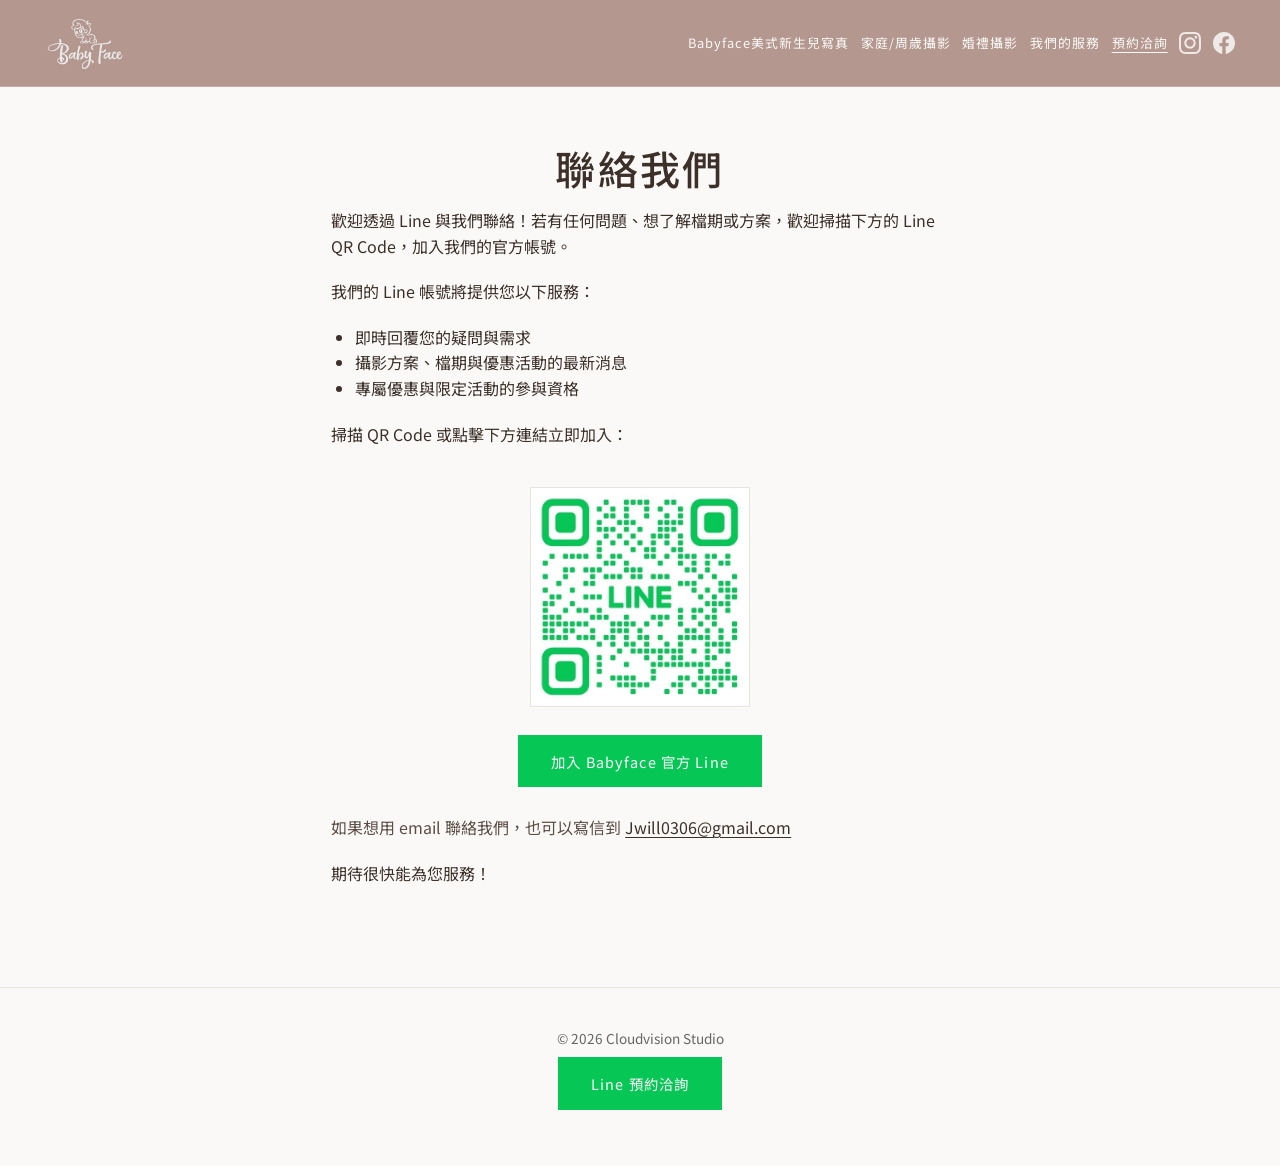
<file: contact.html>
<!DOCTYPE html>
<html lang="zh-TW">
<head>
  <meta charset="UTF-8">
  <meta name="viewport" content="width=device-width, initial-scale=1">
  <title>預約洽詢｜新生兒寫真・全家福攝影｜Babyface</title>
  <meta name="description" content="預約 Babyface 新生兒寫真、新生兒美式攝影、寶寶攝影、全家福攝影與家族合照。透過 Line 或 Email 聯絡，歡迎洽詢檔期與方案。">
  <meta name="keywords" content="寶寶攝影,美式攝影,新生兒美式攝影,新生兒寫真,家族合照,全家福攝影,預約,Babyface">
  <meta name="robots" content="index, follow">
  <link rel="canonical" href="https://babyfacetaiwan.com/contact.html">
  <meta property="og:type" content="website">
  <meta property="og:locale" content="zh_TW">
  <meta property="og:site_name" content="Babyface 美式攝影">
  <meta property="og:title" content="預約洽詢｜Babyface 新生兒寫真・全家福攝影">
  <meta property="og:description" content="預約新生兒寫真、寶寶攝影、全家福攝影與家族合照，歡迎 Line 或 Email 洽詢。">
  <meta property="og:url" content="https://babyfacetaiwan.com/contact.html">
  <meta property="og:image" content="https://babyfacetaiwan.com/assets/logo.jpg">
  <meta name="twitter:card" content="summary_large_image">
  <meta name="twitter:title" content="預約洽詢｜Babyface 新生兒寫真・全家福攝影">
  <meta name="twitter:description" content="預約新生兒寫真、寶寶攝影、全家福攝影與家族合照，歡迎 Line 或 Email 洽詢。">
  <meta name="twitter:image" content="https://babyfacetaiwan.com/assets/logo.jpg">
  <link rel="icon" href="assets/favicon.ico">
  <link rel="preconnect" href="https://fonts.googleapis.com">
  <link rel="preconnect" href="https://fonts.gstatic.com" crossorigin>
  <link href="https://fonts.googleapis.com/css2?family=Noto+Sans+TC:wght@300;400;500;600&display=swap" rel="stylesheet">
  <link rel="stylesheet" href="css/main.css">
  <script src="js/analytics.js"></script>
</head>
<body>
  <a class="skip-link" href="#main">跳至主要內容</a>

  <header class="site-header">
    <div class="header-inner">
      <a href="index.html" class="logo" aria-label="Babyface 首頁">
        <img src="assets/logo.jpg" alt="Baby Face" width="200" height="170">
      </a>
      <div class="header-tools">
      <nav class="nav-desktop" aria-label="主選單">
        <a href="index.html">Babyface美式新生兒寫真</a>
        <a href="familyphotography.html">家庭/周歲攝影</a>
        <a href="weddingphotography.html">婚禮攝影</a>
        <a href="service.html">我們的服務</a>
        <a href="contact.html" aria-current="page">預約洽詢</a>
        <div class="social-icons">
          <a href="https://www.instagram.com/babyface.photography.taiwan/?hl=zh-tw" target="_blank" rel="noopener" aria-label="Instagram">
            <svg viewBox="0 0 24 24" fill="currentColor" aria-hidden="true"><path d="M12 2.163c3.204 0 3.584.012 4.85.07 3.252.148 4.771 1.691 4.919 4.919.058 1.265.069 1.645.069 4.849 0 3.205-.012 3.584-.069 4.849-.149 3.225-1.664 4.771-4.919 4.919-1.266.058-1.644.07-4.85.07-3.204 0-3.584-.012-4.849-.07-3.26-.149-4.771-1.699-4.919-4.92-.058-1.265-.07-1.644-.07-4.849 0-3.204.013-3.583.07-4.849.149-3.227 1.664-4.771 4.919-4.919 1.266-.057 1.645-.069 4.849-.069zm0-2.163c-3.259 0-3.667.014-4.947.072-4.358.2-6.78 2.618-6.98 6.98-.059 1.281-.073 1.689-.073 4.948 0 3.259.014 3.668.072 4.948.2 4.358 2.618 6.78 6.98 6.98 1.281.058 1.689.072 4.948.072 3.259 0 3.668-.014 4.948-.072 4.354-.2 6.782-2.618 6.979-6.98.059-1.28.073-1.689.073-4.948 0-3.259-.014-3.667-.072-4.947-.196-4.354-2.617-6.78-6.979-6.98-1.281-.059-1.69-.073-4.949-.073zm0 5.838c-3.403 0-6.162 2.759-6.162 6.162s2.759 6.163 6.162 6.163 6.162-2.759 6.162-6.163c0-3.403-2.759-6.162-6.162-6.162zm0 10.162c-2.209 0-4-1.79-4-4 0-2.209 1.791-4 4-4s4 1.791 4 4c0 2.21-1.791 4-4 4zm6.406-11.845c-.796 0-1.441.645-1.441 1.44s.645 1.44 1.441 1.44c.795 0 1.439-.645 1.439-1.44s-.644-1.44-1.439-1.44z"/></svg>
          </a>
          <a href="https://www.facebook.com/babyface.newbornphotography/" target="_blank" rel="noopener" aria-label="Facebook">
            <svg viewBox="0 0 24 24" fill="currentColor" aria-hidden="true"><path d="M24 12.073c0-6.627-5.373-12-12-12s-12 5.373-12 12c0 5.99 4.388 10.954 10.125 11.854v-8.385H7.078v-3.47h3.047V9.43c0-3.007 1.792-4.669 4.533-4.669 1.312 0 2.686.235 2.686.235v2.953H15.83c-1.491 0-1.956.925-1.956 1.874v2.25h3.328l-.532 3.47h-2.796v8.385C19.612 23.027 24 18.062 24 12.073z"/></svg>
          </a>
        </div>
      </nav>
      <button class="menu-toggle" type="button" aria-expanded="false" aria-controls="mobile-nav" aria-label="開啟選單">
        <span></span><span></span><span></span>
      </button>
      </div>
    </div>
    <nav id="mobile-nav" class="nav-mobile" aria-label="手機版選單">
      <a href="index.html">Babyface美式新生兒寫真</a>
      <a href="familyphotography.html">家庭/周歲攝影</a>
      <a href="weddingphotography.html">婚禮攝影</a>
      <a href="service.html">我們的服務</a>
      <a href="contact.html" aria-current="page">預約洽詢</a>
      <div class="nav-mobile-social" role="group" aria-label="社群媒體">
        <a href="https://www.instagram.com/babyface.photography.taiwan/?hl=zh-tw" class="nav-mobile-social-link" target="_blank" rel="noopener" aria-label="Instagram">
          <svg viewBox="0 0 24 24" fill="currentColor" aria-hidden="true"><path d="M12 2.163c3.204 0 3.584.012 4.85.07 3.252.148 4.771 1.691 4.919 4.919.058 1.265.069 1.645.069 4.849 0 3.205-.012 3.584-.069 4.849-.149 3.225-1.664 4.771-4.919 4.919-1.266.058-1.644.07-4.85.07-3.204 0-3.584-.012-4.849-.07-3.26-.149-4.771-1.699-4.919-4.92-.058-1.265-.07-1.644-.07-4.849 0-3.204.013-3.583.07-4.849.149-3.227 1.664-4.771 4.919-4.919 1.266-.057 1.645-.069 4.849-.069zm0-2.163c-3.259 0-3.667.014-4.947.072-4.358.2-6.78 2.618-6.98 6.98-.059 1.281-.073 1.689-.073 4.948 0 3.259.014 3.668.072 4.948.2 4.358 2.618 6.78 6.98 6.98 1.281.058 1.689.072 4.948.072 3.259 0 3.668-.014 4.948-.072 4.354-.2 6.782-2.618 6.979-6.98.059-1.28.073-1.689.073-4.948 0-3.259-.014-3.667-.072-4.947-.196-4.354-2.617-6.78-6.979-6.98-1.281-.059-1.69-.073-4.949-.073zm0 5.838c-3.403 0-6.162 2.759-6.162 6.162s2.759 6.163 6.162 6.163 6.162-2.759 6.162-6.163c0-3.403-2.759-6.162-6.162-6.162zm0 10.162c-2.209 0-4-1.79-4-4 0-2.209 1.791-4 4-4s4 1.791 4 4c0 2.21-1.791 4-4 4zm6.406-11.845c-.796 0-1.441.645-1.441 1.44s.645 1.44 1.441 1.44c.795 0 1.439-.645 1.439-1.44s-.644-1.44-1.439-1.44z"/></svg>
        </a>
        <a href="https://www.facebook.com/babyface.newbornphotography/" class="nav-mobile-social-link" target="_blank" rel="noopener" aria-label="Facebook">
          <svg viewBox="0 0 24 24" fill="currentColor" aria-hidden="true"><path d="M24 12.073c0-6.627-5.373-12-12-12s-12 5.373-12 12c0 5.99 4.388 10.954 10.125 11.854v-8.385H7.078v-3.47h3.047V9.43c0-3.007 1.792-4.669 4.533-4.669 1.312 0 2.686.235 2.686.235v2.953H15.83c-1.491 0-1.956.925-1.956 1.874v2.25h3.328l-.532 3.47h-2.796v8.385C19.612 23.027 24 18.062 24 12.073z"/></svg>
        </a>
      </div>
    </nav>
  </header>

  <main id="main" class="page-content page-content--warm">
    <h1>聯絡我們</h1>
    <p>歡迎透過 Line 與我們聯絡！若有任何問題、想了解檔期或方案，歡迎掃描下方的 Line QR Code，加入我們的官方帳號。</p>
    <p>我們的 Line 帳號將提供您以下服務：</p>
    <ul>
      <li>即時回覆您的疑問與需求</li>
      <li>攝影方案、檔期與優惠活動的最新消息</li>
      <li>專屬優惠與限定活動的參與資格</li>
    </ul>
    <p>掃描 QR Code 或點擊下方連結立即加入：</p>

    <div class="page-content-cta">
      <div class="qr-wrap">
        <img src="assets/line-qr.jpg" alt="Babyface Line QR Code" width="220" height="220">
      </div>
      <a href="https://lin.ee/Q7MbhcG" class="btn btn-line" target="_blank" rel="noopener">加入 Babyface 官方 Line</a>
    </div>

    <p class="contact-email">
      如果想用 email 聯絡我們，也可以寫信到
      <a href="mailto:Jwill0306@gmail.com">Jwill0306@gmail.com</a>
    </p>
    <p>期待很快能為您服務！</p>
  </main>

  <footer class="site-footer">
    <p class="seo-only">Babyface｜新生兒美式攝影・新生兒寫真・寶寶攝影・全家福攝影・家族合照</p>
    <p>© 2026 Cloudvision Studio</p>
    <p class="footer-line">
      <a href="https://lin.ee/Q7MbhcG" class="btn btn-line" target="_blank" rel="noopener">Line 預約洽詢</a>
    </p>
  </footer>

  <script src="js/main.js"></script>
</body>
</html>
</file>
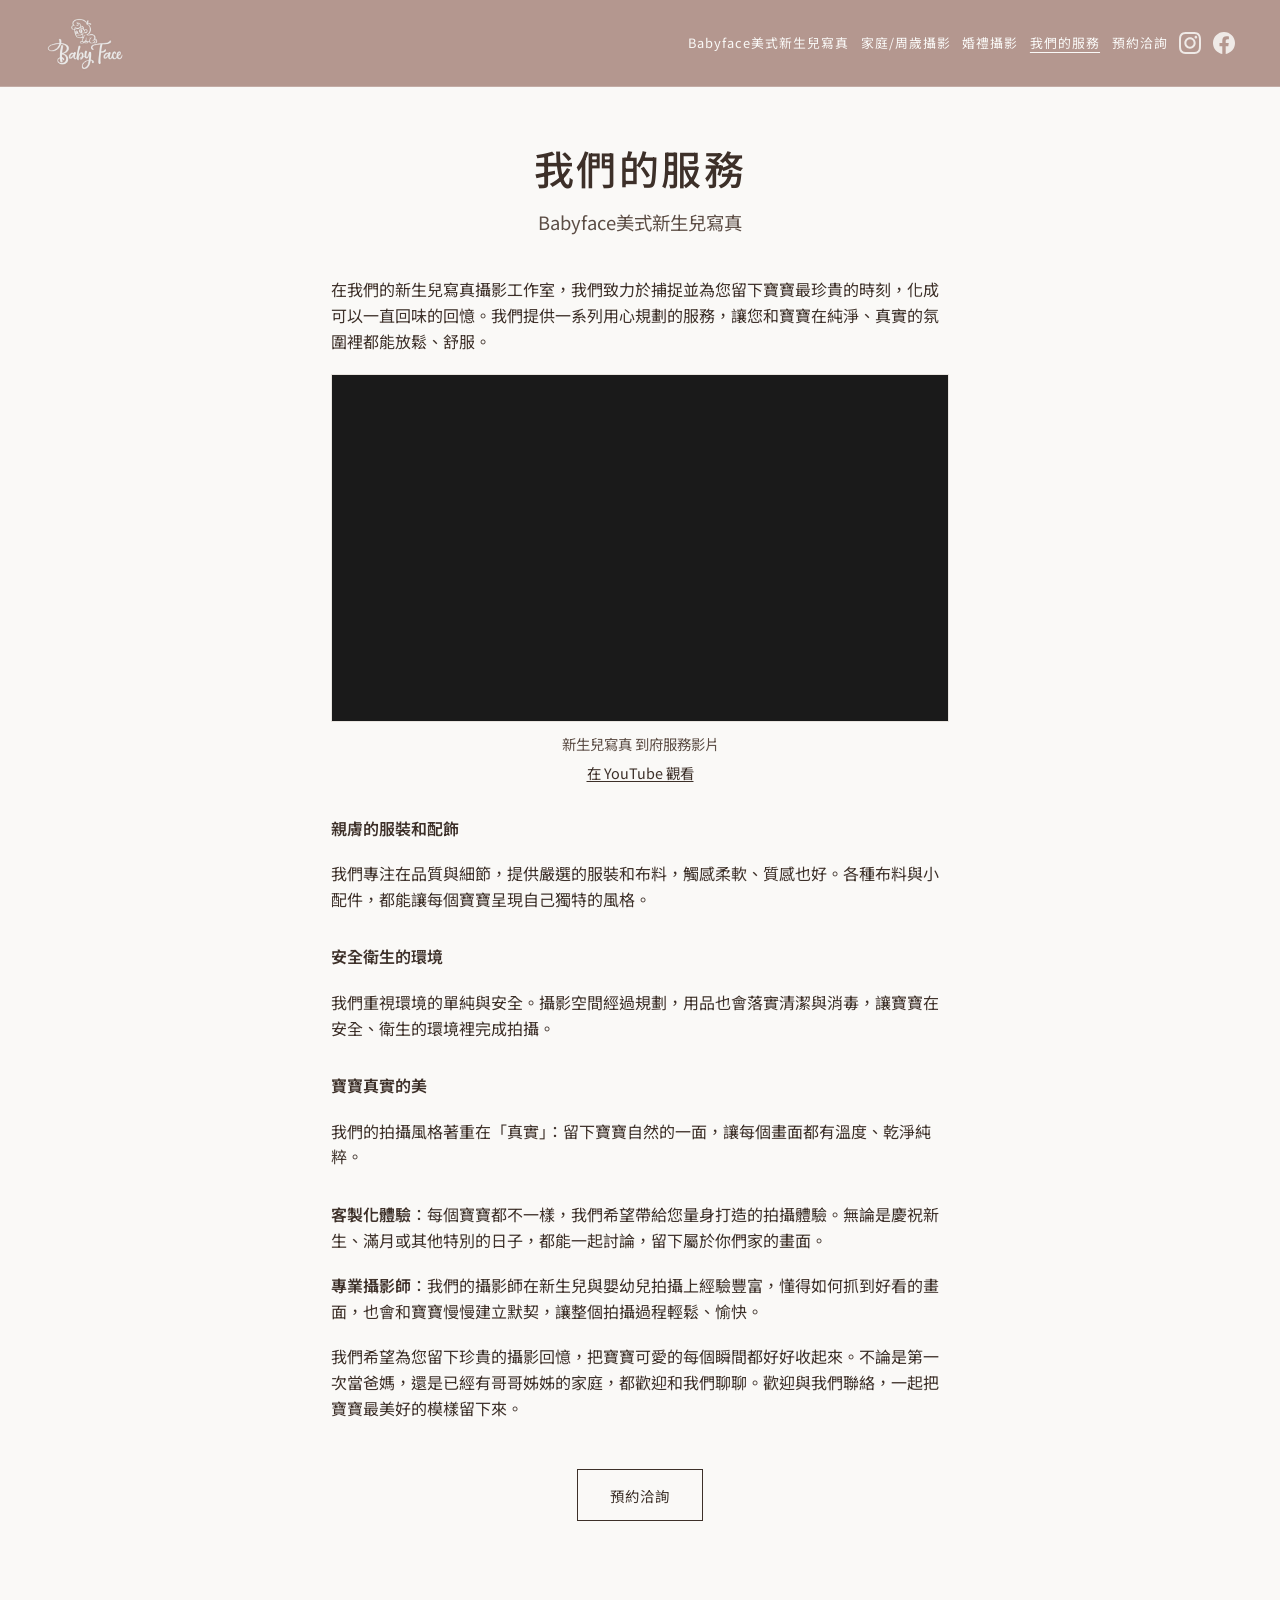
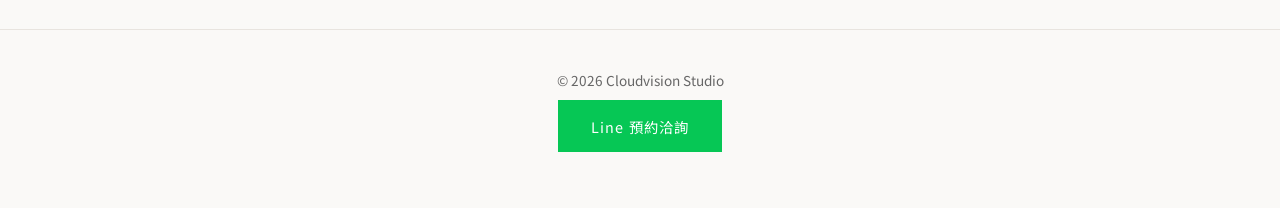
<file: service.html>
<!DOCTYPE html>
<html lang="zh-TW">
<head>
  <meta charset="UTF-8">
  <meta name="viewport" content="width=device-width, initial-scale=1">
  <title>我們的服務｜新生兒寫真・美式攝影｜Babyface</title>
  <meta name="description" content="了解 Babyface 新生兒美式攝影、新生兒寫真、寶寶攝影與全家福攝影服務。安全衛生的拍攝環境，專業美式攝影風格，歡迎預約。">
  <meta name="keywords" content="寶寶攝影,美式攝影,新生兒美式攝影,新生兒寫真,家族合照,全家福攝影,Babyface">
  <meta name="robots" content="index, follow">
  <link rel="canonical" href="https://babyfacetaiwan.com/service.html">
  <meta property="og:type" content="website">
  <meta property="og:locale" content="zh_TW">
  <meta property="og:site_name" content="Babyface 美式攝影">
  <meta property="og:title" content="我們的服務｜新生兒寫真・美式攝影｜Babyface">
  <meta property="og:description" content="新生兒美式攝影、新生兒寫真、寶寶攝影與全家福攝影服務介紹。">
  <meta property="og:url" content="https://babyfacetaiwan.com/service.html">
  <meta property="og:image" content="https://babyfacetaiwan.com/assets/logo.jpg">
  <meta name="twitter:card" content="summary_large_image">
  <meta name="twitter:title" content="我們的服務｜新生兒寫真・美式攝影｜Babyface">
  <meta name="twitter:description" content="新生兒美式攝影、新生兒寫真、寶寶攝影與全家福攝影服務介紹。">
  <meta name="twitter:image" content="https://babyfacetaiwan.com/assets/logo.jpg">
  <link rel="icon" href="assets/favicon.ico">
  <link rel="preconnect" href="https://fonts.googleapis.com">
  <link rel="preconnect" href="https://fonts.gstatic.com" crossorigin>
  <link href="https://fonts.googleapis.com/css2?family=Noto+Sans+TC:wght@300;400;500;600&display=swap" rel="stylesheet">
  <link rel="stylesheet" href="css/main.css">
  <script src="js/analytics.js"></script>
</head>
<body>
  <a class="skip-link" href="#main">跳至主要內容</a>

  <header class="site-header">
    <div class="header-inner">
      <a href="index.html" class="logo" aria-label="Babyface 首頁">
        <img src="assets/logo.jpg" alt="Baby Face" width="200" height="170">
      </a>
      <div class="header-tools">
      <nav class="nav-desktop" aria-label="主選單">
        <a href="index.html">Babyface美式新生兒寫真</a>
        <a href="familyphotography.html">家庭/周歲攝影</a>
        <a href="weddingphotography.html">婚禮攝影</a>
        <a href="service.html" aria-current="page">我們的服務</a>
        <a href="contact.html">預約洽詢</a>
        <div class="social-icons">
          <a href="https://www.instagram.com/babyface.photography.taiwan/?hl=zh-tw" target="_blank" rel="noopener" aria-label="Instagram">
            <svg viewBox="0 0 24 24" fill="currentColor" aria-hidden="true"><path d="M12 2.163c3.204 0 3.584.012 4.85.07 3.252.148 4.771 1.691 4.919 4.919.058 1.265.069 1.645.069 4.849 0 3.205-.012 3.584-.069 4.849-.149 3.225-1.664 4.771-4.919 4.919-1.266.058-1.644.07-4.85.07-3.204 0-3.584-.012-4.849-.07-3.26-.149-4.771-1.699-4.919-4.92-.058-1.265-.07-1.644-.07-4.849 0-3.204.013-3.583.07-4.849.149-3.227 1.664-4.771 4.919-4.919 1.266-.057 1.645-.069 4.849-.069zm0-2.163c-3.259 0-3.667.014-4.947.072-4.358.2-6.78 2.618-6.98 6.98-.059 1.281-.073 1.689-.073 4.948 0 3.259.014 3.668.072 4.948.2 4.358 2.618 6.78 6.98 6.98 1.281.058 1.689.072 4.948.072 3.259 0 3.668-.014 4.948-.072 4.354-.2 6.782-2.618 6.979-6.98.059-1.28.073-1.689.073-4.948 0-3.259-.014-3.667-.072-4.947-.196-4.354-2.617-6.78-6.979-6.98-1.281-.059-1.69-.073-4.949-.073zm0 5.838c-3.403 0-6.162 2.759-6.162 6.162s2.759 6.163 6.162 6.163 6.162-2.759 6.162-6.163c0-3.403-2.759-6.162-6.162-6.162zm0 10.162c-2.209 0-4-1.79-4-4 0-2.209 1.791-4 4-4s4 1.791 4 4c0 2.21-1.791 4-4 4zm6.406-11.845c-.796 0-1.441.645-1.441 1.44s.645 1.44 1.441 1.44c.795 0 1.439-.645 1.439-1.44s-.644-1.44-1.439-1.44z"/></svg>
          </a>
          <a href="https://www.facebook.com/babyface.newbornphotography/" target="_blank" rel="noopener" aria-label="Facebook">
            <svg viewBox="0 0 24 24" fill="currentColor" aria-hidden="true"><path d="M24 12.073c0-6.627-5.373-12-12-12s-12 5.373-12 12c0 5.99 4.388 10.954 10.125 11.854v-8.385H7.078v-3.47h3.047V9.43c0-3.007 1.792-4.669 4.533-4.669 1.312 0 2.686.235 2.686.235v2.953H15.83c-1.491 0-1.956.925-1.956 1.874v2.25h3.328l-.532 3.47h-2.796v8.385C19.612 23.027 24 18.062 24 12.073z"/></svg>
          </a>
        </div>
      </nav>
      <button class="menu-toggle" type="button" aria-expanded="false" aria-controls="mobile-nav" aria-label="開啟選單">
        <span></span><span></span><span></span>
      </button>
      </div>
    </div>
    <nav id="mobile-nav" class="nav-mobile" aria-label="手機版選單">
      <a href="index.html">Babyface美式新生兒寫真</a>
      <a href="familyphotography.html">家庭/周歲攝影</a>
      <a href="weddingphotography.html">婚禮攝影</a>
      <a href="service.html" aria-current="page">我們的服務</a>
      <a href="contact.html">預約洽詢</a>
      <div class="nav-mobile-social" role="group" aria-label="社群媒體">
        <a href="https://www.instagram.com/babyface.photography.taiwan/?hl=zh-tw" class="nav-mobile-social-link" target="_blank" rel="noopener" aria-label="Instagram">
          <svg viewBox="0 0 24 24" fill="currentColor" aria-hidden="true"><path d="M12 2.163c3.204 0 3.584.012 4.85.07 3.252.148 4.771 1.691 4.919 4.919.058 1.265.069 1.645.069 4.849 0 3.205-.012 3.584-.069 4.849-.149 3.225-1.664 4.771-4.919 4.919-1.266.058-1.644.07-4.85.07-3.204 0-3.584-.012-4.849-.07-3.26-.149-4.771-1.699-4.919-4.92-.058-1.265-.07-1.644-.07-4.849 0-3.204.013-3.583.07-4.849.149-3.227 1.664-4.771 4.919-4.919 1.266-.057 1.645-.069 4.849-.069zm0-2.163c-3.259 0-3.667.014-4.947.072-4.358.2-6.78 2.618-6.98 6.98-.059 1.281-.073 1.689-.073 4.948 0 3.259.014 3.668.072 4.948.2 4.358 2.618 6.78 6.98 6.98 1.281.058 1.689.072 4.948.072 3.259 0 3.668-.014 4.948-.072 4.354-.2 6.782-2.618 6.979-6.98.059-1.28.073-1.689.073-4.948 0-3.259-.014-3.667-.072-4.947-.196-4.354-2.617-6.78-6.979-6.98-1.281-.059-1.69-.073-4.949-.073zm0 5.838c-3.403 0-6.162 2.759-6.162 6.162s2.759 6.163 6.162 6.163 6.162-2.759 6.162-6.163c0-3.403-2.759-6.162-6.162-6.162zm0 10.162c-2.209 0-4-1.79-4-4 0-2.209 1.791-4 4-4s4 1.791 4 4c0 2.21-1.791 4-4 4zm6.406-11.845c-.796 0-1.441.645-1.441 1.44s.645 1.44 1.441 1.44c.795 0 1.439-.645 1.439-1.44s-.644-1.44-1.439-1.44z"/></svg>
        </a>
        <a href="https://www.facebook.com/babyface.newbornphotography/" class="nav-mobile-social-link" target="_blank" rel="noopener" aria-label="Facebook">
          <svg viewBox="0 0 24 24" fill="currentColor" aria-hidden="true"><path d="M24 12.073c0-6.627-5.373-12-12-12s-12 5.373-12 12c0 5.99 4.388 10.954 10.125 11.854v-8.385H7.078v-3.47h3.047V9.43c0-3.007 1.792-4.669 4.533-4.669 1.312 0 2.686.235 2.686.235v2.953H15.83c-1.491 0-1.956.925-1.956 1.874v2.25h3.328l-.532 3.47h-2.796v8.385C19.612 23.027 24 18.062 24 12.073z"/></svg>
        </a>
      </div>
    </nav>
  </header>

  <main id="main" class="page-content page-content--warm">
    <h1>我們的服務</h1>
    <p class="subtitle">Babyface美式新生兒寫真</p>
    <p>在我們的新生兒寫真攝影工作室，我們致力於捕捉並為您留下寶寶最珍貴的時刻，化成可以一直回味的回憶。我們提供一系列用心規劃的服務，讓您和寶寶在純淨、真實的氛圍裡都能放鬆、舒服。</p>

    <figure class="page-video">
      <div class="page-video-embed">
        <iframe
          src="https://www.youtube.com/embed/otkT6dAyFsA?autoplay=1&amp;mute=1&amp;playsinline=1&amp;rel=0"
          title="新生兒寫真 到府服務影片"
          allow="accelerometer; autoplay; clipboard-write; encrypted-media; gyroscope; picture-in-picture; web-share"
          allowfullscreen
          referrerpolicy="strict-origin-when-cross-origin"
        ></iframe>
      </div>
      <figcaption class="page-video-caption">
        新生兒寫真 到府服務影片
        <a href="https://youtu.be/otkT6dAyFsA" class="page-video-link" target="_blank" rel="noopener noreferrer">在 YouTube 觀看</a>
      </figcaption>
    </figure>

    <div class="service-block">
      <p><strong>親膚的服裝和配飾</strong></p>
      <p>我們專注在品質與細節，提供嚴選的服裝和布料，觸感柔軟、質感也好。各種布料與小配件，都能讓每個寶寶呈現自己獨特的風格。</p>
    </div>

    <div class="service-block">
      <p><strong>安全衛生的環境</strong></p>
      <p>我們重視環境的單純與安全。攝影空間經過規劃，用品也會落實清潔與消毒，讓寶寶在安全、衛生的環境裡完成拍攝。</p>
    </div>

    <div class="service-block">
      <p><strong>寶寶真實的美</strong></p>
      <p>我們的拍攝風格著重在「真實」：留下寶寶自然的一面，讓每個畫面都有溫度、乾淨純粹。</p>
    </div>

    <div class="service-block">
      <p><strong>客製化體驗</strong>：每個寶寶都不一樣，我們希望帶給您量身打造的拍攝體驗。無論是慶祝新生、滿月或其他特別的日子，都能一起討論，留下屬於你們家的畫面。</p>
      <p><strong>專業攝影師</strong>：我們的攝影師在新生兒與嬰幼兒拍攝上經驗豐富，懂得如何抓到好看的畫面，也會和寶寶慢慢建立默契，讓整個拍攝過程輕鬆、愉快。</p>
      <p>我們希望為您留下珍貴的攝影回憶，把寶寶可愛的每個瞬間都好好收起來。不論是第一次當爸媽，還是已經有哥哥姊姊的家庭，都歡迎和我們聊聊。歡迎與我們聯絡，一起把寶寶最美好的模樣留下來。</p>
    </div>

    <p class="page-content-cta">
      <a href="contact.html" class="btn">預約洽詢</a>
    </p>
  </main>

  <footer class="site-footer">
    <p class="seo-only">Babyface｜新生兒美式攝影・新生兒寫真・寶寶攝影・全家福攝影・家族合照</p>
    <p>© 2026 Cloudvision Studio</p>
    <p class="footer-line">
      <a href="https://lin.ee/Q7MbhcG" class="btn btn-line" target="_blank" rel="noopener">Line 預約洽詢</a>
    </p>
  </footer>

  <script src="js/main.js"></script>
</body>
</html>
</file>
<file: css/main.css>
:root {
  --color-bg: #faf9f7;
  --color-text: #1a1a1a;
  /* Warm body text for service / contact (harmonizes with header #b4978f) */
  --color-text-warm: #3d3029;
  --color-text-warm-muted: #5c4d45;
  --color-muted: #666;
  --color-border: #e8e4df;
  /* Sampled from assets/logo.jpg (dusty rose field behind mark) */
  --color-header-bg: #b4978f;
  --color-header-text: #faf9f7;
  --color-header-border: rgba(255, 255, 255, 0.2);
  --header-height: 96px;
  --logo-max-height: clamp(3rem, 9vh, 5.75rem);
  --logo-max-width: clamp(6.5rem, 16vw, 13rem);
  --max-width: 1400px;
  --font-sans: "Noto Sans TC", "PingFang TC", "Microsoft JhengHei", "Heiti TC", sans-serif;
}

*,
*::before,
*::after {
  box-sizing: border-box;
}

html {
  scroll-behavior: smooth;
}

body {
  margin: 0;
  font-family: var(--font-sans);
  font-size: 16px;
  line-height: 1.6;
  color: var(--color-text);
  background: var(--color-bg);
}

img {
  max-width: 100%;
  height: auto;
  display: block;
}

a {
  color: inherit;
  text-decoration: none;
}

.skip-link {
  position: absolute;
  left: -9999px;
  top: 0;
  z-index: 9999;
  padding: 0.5rem 1rem;
  background: #fff;
}

.skip-link:focus {
  left: 0;
}

/* Header */
.site-header {
  position: fixed;
  top: 0;
  left: 0;
  right: 0;
  z-index: 100;
  color: var(--color-header-text);
  background: var(--color-header-bg);
  border-bottom: 1px solid var(--color-header-border);
  transform: translateY(0);
  transition: transform 0.28s ease;
  will-change: transform;
}

.site-header.is-scroll-hidden {
  transform: translateY(-100%);
}

.header-inner {
  max-width: var(--max-width);
  margin: 0 auto;
  padding: max(0.3rem, 0.55vw) 3.5vw;
  display: flex;
  align-items: center;
  justify-content: space-between;
  gap: clamp(0.75rem, 2vw, 2rem);
  min-width: 0;
}

.header-tools {
  display: flex;
  align-items: center;
  justify-content: flex-end;
  gap: clamp(0.35rem, 1vw, 1.25rem);
  min-width: 0;
  flex: 1 1 auto;
}

.logo {
  flex: 0 1 auto;
  min-width: 0;
  display: flex;
  align-items: center;
  line-height: 0;
}

.logo img {
  width: auto;
  height: auto;
  max-height: var(--logo-max-height);
  max-width: var(--logo-max-width);
  object-fit: contain;
}

.nav-desktop {
  display: flex;
  align-items: center;
  justify-content: flex-end;
  flex-wrap: nowrap;
  flex: 1 1 auto;
  min-width: 0;
  gap: clamp(0.45rem, 1.1vw, 2rem);
}

.nav-desktop > a {
  white-space: nowrap;
  flex-shrink: 0;
}

.nav-desktop a {
  font-size: clamp(0.72rem, 0.62rem + 0.35vw, 0.98rem);
  letter-spacing: clamp(0.04em, 0.02em + 0.12vw, 0.08em);
  transition: opacity 0.2s;
}

.nav-desktop .social-icons {
  flex-shrink: 0;
}

.nav-desktop a:hover {
  opacity: 0.78;
}

.nav-desktop a[aria-current="page"] {
  opacity: 1;
  text-decoration: underline;
  text-underline-offset: 0.3em;
  text-decoration-thickness: 1px;
}

.social-icons {
  display: flex;
  gap: 0.75rem;
  align-items: center;
}

.social-icons a {
  display: flex;
  opacity: 0.85;
  transition: opacity 0.2s;
}

.social-icons a:hover {
  opacity: 0.5;
}

.social-icons svg {
  width: 22px;
  height: 22px;
}

.menu-toggle {
  display: none;
  background: none;
  border: none;
  padding: 0.3rem;
  cursor: pointer;
}

.menu-toggle span {
  display: block;
  width: 22px;
  height: 2px;
  background: var(--color-header-text);
  margin: 5px 0;
  transition: transform 0.2s, opacity 0.2s;
}

.menu-toggle[aria-expanded="true"] span:nth-child(1) {
  transform: translateY(7px) rotate(45deg);
}

.menu-toggle[aria-expanded="true"] span:nth-child(2) {
  opacity: 0;
}

.menu-toggle[aria-expanded="true"] span:nth-child(3) {
  transform: translateY(-7px) rotate(-45deg);
}

.nav-mobile {
  display: none;
  flex-direction: column;
  padding: 1rem 4vw 1.5rem;
  border-top: 1px solid var(--color-header-border);
  gap: 0.75rem;
}

.nav-mobile.is-open {
  display: flex;
}

.nav-mobile > a {
  font-size: clamp(0.98rem, 2.85vw, 1.1rem);
  letter-spacing: 0.06em;
}

.nav-mobile-social {
  display: flex;
  flex-direction: column;
  gap: 0.35rem;
  margin-top: 0.5rem;
  padding-top: 1rem;
  border-top: 1px solid var(--color-header-border);
}

.nav-mobile-social-link {
  display: inline-flex;
  align-items: center;
  gap: 0.65rem;
  font-size: 1rem;
  letter-spacing: 0.06em;
  padding: 0.4rem 0;
}

.nav-mobile-social-link svg {
  width: 22px;
  height: 22px;
  flex-shrink: 0;
  opacity: 0.88;
}

.nav-mobile-social-link:hover {
  opacity: 0.65;
}

/* Full-screen dim when mobile menu is open (below header z-index) */
.mobile-nav-backdrop {
  position: fixed;
  inset: 0;
  z-index: 99;
  margin: 0;
  padding: 0;
  border: none;
  cursor: pointer;
  background: rgba(42, 42, 42, 0.48);
  opacity: 0;
  visibility: hidden;
  pointer-events: none;
  transition: opacity 0.28s ease, visibility 0.28s ease;
}

.mobile-nav-backdrop.is-visible {
  opacity: 1;
  visibility: visible;
  pointer-events: auto;
}

@media (min-width: 1025px) {
  .mobile-nav-backdrop {
    display: none !important;
  }
}

/* Desktop header: scale down before switching to mobile menu */
@media (max-width: 1280px) {
  :root {
    --logo-max-width: clamp(6rem, 14vw, 11rem);
    --logo-max-height: clamp(2.85rem, 8vh, 5.25rem);
  }

  .nav-desktop {
    gap: clamp(0.4rem, 0.9vw, 1.15rem);
  }

  .nav-desktop a {
    font-size: clamp(0.68rem, 0.58rem + 0.28vw, 0.88rem);
  }
}

@media (max-width: 1120px) {
  .nav-desktop .social-icons {
    display: none;
  }
}

/* Gallery pages: offset for fixed header (SEO intro is visually hidden) */
.site-header + main:not(.page-content) {
  padding-top: var(--header-height);
}

/* Gallery */
.gallery-section {
  padding: 0 4vw 4vw;
  max-width: var(--max-width);
  margin: 0 auto;
}

.gallery-grid {
  display: grid;
  grid-template-columns: repeat(auto-fill, minmax(280px, 1fr));
  gap: 4px;
}

.gallery-item {
  position: relative;
  aspect-ratio: 3 / 4;
  overflow: hidden;
  cursor: zoom-in;
  background: #eee;
  margin: 0;
  padding: 0;
}

.gallery-item img {
  width: 100%;
  height: 100%;
  object-fit: cover;
  transition: transform 0.4s ease;
}

.gallery-item:hover img {
  transform: scale(1.03);
}

/* Content pages */
.page-content {
  max-width: 720px;
  margin: 0 auto;
  padding: calc(3rem + var(--header-height)) 4vw 5rem;
}

.page-content h1 {
  font-family: var(--font-sans);
  font-weight: 500;
  font-size: clamp(1.75rem, 4vw, 2.5rem);
  text-align: center;
  margin: 0 0 0.5rem;
  letter-spacing: 0.06em;
}

.page-content .subtitle {
  text-align: center;
  font-size: 1.15rem;
  color: var(--color-muted);
  margin-bottom: 2.5rem;
}

.page-content p {
  margin: 0 0 1.25rem;
}

.page-content ul {
  margin: 0 0 1.25rem;
  padding-left: 1.5rem;
  text-align: left;
}

.page-content strong {
  font-weight: 600;
}

.page-content > .page-content-cta {
  text-align: center;
  margin: 2.5rem 0 1.25rem;
}

.page-content > .page-content-cta .qr-wrap {
  margin: 0 auto 1.25rem;
}

.page-content--warm {
  color: var(--color-text-warm);
}

.page-content--warm h1 {
  color: var(--color-text-warm);
}

.page-content--warm .subtitle {
  color: var(--color-text-warm-muted);
}

.page-content--warm .contact-email {
  color: var(--color-text-warm-muted);
}

.page-content--warm .contact-email a {
  color: var(--color-text-warm);
}

.page-content--warm .btn:not(.btn-line) {
  border-color: var(--color-text-warm);
  color: var(--color-text-warm);
}

.page-content--warm .btn:not(.btn-line):hover {
  background: var(--color-text-warm);
  color: var(--color-bg);
}

.service-block {
  margin-bottom: 2rem;
}

.page-content .page-video {
  display: block;
  width: 100%;
  max-width: none;
  margin: 0 0 2rem;
  margin-inline: 0;
  padding: 0;
}

.page-video-embed {
  position: relative;
  width: 100%;
  max-width: 100%;
  aspect-ratio: 16 / 9;
  background: #1a1a1a;
  border: 1px solid var(--color-border);
}

.page-video-embed iframe {
  position: absolute;
  inset: 0;
  width: 100%;
  height: 100%;
  border: 0;
}

.page-video-caption {
  margin-top: 0.65rem;
  font-size: 0.9rem;
  color: var(--color-text-warm-muted);
  text-align: center;
}

.page-video-link {
  display: block;
  margin-top: 0.35rem;
  color: var(--color-text-warm);
  text-decoration: underline;
  text-underline-offset: 0.15em;
}

.page-video-link:hover {
  opacity: 0.85;
}

.qr-wrap {
  margin: 2rem auto;
  max-width: 220px;
}

.qr-wrap img {
  margin: 0 auto;
  border: 1px solid var(--color-border);
}

.btn {
  display: inline-block;
  padding: 0.85rem 2rem;
  border: 1px solid var(--color-text);
  font-size: 0.9rem;
  letter-spacing: 0.08em;
  transition: background 0.2s, color 0.2s;
  margin: 0.5rem;
}

.btn:hover {
  background: var(--color-text);
  color: var(--color-bg);
}

.btn-line {
  background: #06c755;
  border-color: #06c755;
  color: #fff;
}

.btn-line:hover {
  background: #05a847;
  border-color: #05a847;
  color: #fff;
}

.contact-email {
  margin-top: 2rem;
  color: var(--color-muted);
}

.contact-email a {
  text-decoration: underline;
  text-underline-offset: 3px;
}

/* Footer */
.site-footer {
  text-align: center;
  padding: 2.5rem 4vw 3rem;
  border-top: 1px solid var(--color-border);
}

.site-footer p {
  margin: 0;
  font-size: 0.85rem;
  color: var(--color-muted);
}

.footer-line {
  margin-top: 1.25rem;
}

/* SEO copy: in HTML for crawlers, not shown on screen */
.seo-only {
  position: absolute;
  width: 1px;
  height: 1px;
  padding: 0;
  margin: -1px;
  overflow: hidden;
  clip: rect(0, 0, 0, 0);
  clip-path: inset(50%);
  white-space: nowrap;
  border: 0;
}

/* Lightbox */
.lightbox {
  position: fixed;
  inset: 0;
  z-index: 200;
  background: rgba(0, 0, 0, 0.92);
  display: flex;
  align-items: center;
  justify-content: center;
  opacity: 0;
  visibility: hidden;
  transition: opacity 0.25s, visibility 0.25s;
}

.lightbox.is-open {
  opacity: 1;
  visibility: visible;
  touch-action: none;
}

.lightbox img {
  max-width: min(95vw, 1200px);
  max-height: 90vh;
  object-fit: contain;
}

.lightbox-close,
.lightbox-prev,
.lightbox-next {
  position: absolute;
  background: none;
  border: none;
  color: #fff;
  cursor: pointer;
  padding: 1rem;
  opacity: 0.8;
  transition: opacity 0.2s;
}

.lightbox-close:hover,
.lightbox-prev:hover,
.lightbox-next:hover {
  opacity: 1;
}

.lightbox-close {
  top: 0.5rem;
  right: 0.5rem;
  font-size: 2rem;
  line-height: 1;
}

.lightbox-prev {
  left: 0.5rem;
  font-size: 2.5rem;
}

.lightbox-next {
  right: 0.5rem;
  font-size: 2.5rem;
}

.loading {
  text-align: center;
  padding: 4rem;
  color: var(--color-muted);
}

/* Full-bleed grid: gutter matches gap between images */
.gallery-section--fullbleed {
  --gallery-gutter: 8px;
  max-width: none;
  margin: 0;
  padding: var(--gallery-gutter);
}

.gallery-section--fullbleed.is-gallery-loading {
  position: relative;
  min-height: min(70vh, 560px);
}

.gallery-page-loader {
  position: absolute;
  inset: 0;
  z-index: 2;
  display: flex;
  flex-direction: column;
  align-items: center;
  justify-content: center;
  gap: 1.25rem;
  background: var(--color-bg);
  color: var(--color-text-warm, var(--color-muted));
}

.gallery-section--fullbleed.is-gallery-loading .gallery-page-loader {
  opacity: 1;
}

.gallery-section--fullbleed:not(.is-gallery-loading) .gallery-page-loader {
  opacity: 0;
  visibility: hidden;
  pointer-events: none;
  transition: opacity 0.25s ease, visibility 0s linear 0.25s;
}

.gallery-page-loader-text {
  margin: 0;
  font-size: 0.95rem;
  letter-spacing: 0.06em;
  color: var(--color-muted);
}

.gallery-page-loader-spinner {
  width: 2.25rem;
  height: 2.25rem;
  border: 2px solid var(--color-border);
  border-top-color: var(--color-header-bg);
  border-radius: 50%;
  animation: gallery-page-spin 0.75s linear infinite;
}

@keyframes gallery-page-spin {
  to {
    transform: rotate(360deg);
  }
}

.gallery-section--fullbleed.is-gallery-loading #gallery {
  opacity: 0;
  pointer-events: none;
}

.gallery-section--fullbleed:not(.is-gallery-loading) #gallery {
  opacity: 1;
  transition: opacity 0.4s ease;
}

@media (prefers-reduced-motion: reduce) {
  .site-header {
    transition: none;
    will-change: auto;
  }

  .gallery-page-loader-spinner {
    animation: none;
    border-top-color: var(--color-border);
    opacity: 0.85;
  }

  .gallery-section--fullbleed:not(.is-gallery-loading) #gallery {
    transition: none;
  }

  .gallery-section--fullbleed:not(.is-gallery-loading) .gallery-page-loader {
    transition: none;
  }
}

.gallery-grid--dense {
  padding: 0;
}

.gallery-grid--dense.masonry-ready.masonry-two {
  display: flex;
  flex-direction: row;
  align-items: flex-start;
  gap: var(--gallery-gutter);
}

.gallery-grid--dense.masonry-ready:not(.masonry-two) {
  display: flex;
  flex-direction: column;
  gap: var(--gallery-gutter);
}

.gallery-grid--dense .masonry-col {
  flex: 1 1 0;
  min-width: 0;
  display: flex;
  flex-direction: column;
  gap: var(--gallery-gutter);
}

@media (max-width: 480px) {
  .gallery-grid--dense.masonry-two .masonry-col {
    flex: none;
    width: 100%;
  }
}

.gallery-grid--dense .gallery-item {
  aspect-ratio: auto;
  height: auto;
  align-self: stretch;
}

.gallery-grid--dense .gallery-item img {
  width: 100%;
  height: auto;
  max-height: none;
  display: block;
}

.gallery-grid--dense .gallery-item:hover img {
  transform: none;
}

.gallery-grid--dense .gallery-item::after {
  content: "看大圖";
  pointer-events: none;
  position: absolute;
  inset: 0;
  display: flex;
  align-items: flex-end;
  justify-content: center;
  padding-bottom: 10%;
  font-family: var(--font-sans);
  font-size: 0.65rem;
  font-weight: 500;
  letter-spacing: 0.04em;
  text-transform: none;
  color: rgba(255, 255, 255, 0.95);
  text-shadow: 0 1px 3px rgba(0, 0, 0, 0.45);
  background: linear-gradient(transparent 50%, rgba(0, 0, 0, 0.38));
  opacity: 0;
  transition: opacity 0.22s ease;
}

.gallery-grid--dense .gallery-item:hover::after {
  opacity: 1;
}

@media (max-width: 1024px) {
  :root {
    --logo-max-width: min(62vw, 16rem);
    --logo-max-height: clamp(3rem, 13vw, 4.75rem);
  }

  .header-inner {
    padding: max(0.5rem, 1.35vw) clamp(3vw, 4vw, 3.5vw);
    min-height: 4.75rem;
    display: grid;
    grid-template-columns: minmax(2.75rem, 1fr) auto minmax(2.75rem, 1fr);
    align-items: center;
    gap: 0;
    justify-content: stretch;
  }

  .header-inner .logo {
    grid-column: 2;
    justify-self: center;
    flex: initial;
    max-width: 100%;
  }

  .header-inner .header-tools {
    grid-column: 3;
    justify-self: end;
    flex: initial;
    min-width: 0;
  }

  .nav-desktop {
    display: none;
  }

  .menu-toggle {
    display: block;
  }

  .header-inner .social-icons {
    display: none;
  }

  .gallery-grid {
    grid-template-columns: repeat(2, 1fr);
    gap: 2px;
  }
}

@media (max-width: 480px) {
  :root {
    --logo-max-width: min(58vw, 13rem);
    --logo-max-height: clamp(2.85rem, 14vw, 4.25rem);
  }

  .header-inner {
    min-height: 4.5rem;
    padding-top: max(0.55rem, 1.5vw);
    padding-bottom: max(0.55rem, 1.5vw);
    padding-left: 4vw;
    padding-right: 4vw;
  }

  .menu-toggle span {
    width: 20px;
  }
}

@media (min-width: 1400px) {
  :root {
    --logo-max-width: clamp(9rem, 12vw, 15rem);
    --logo-max-height: 6rem;
  }
}
</file>
